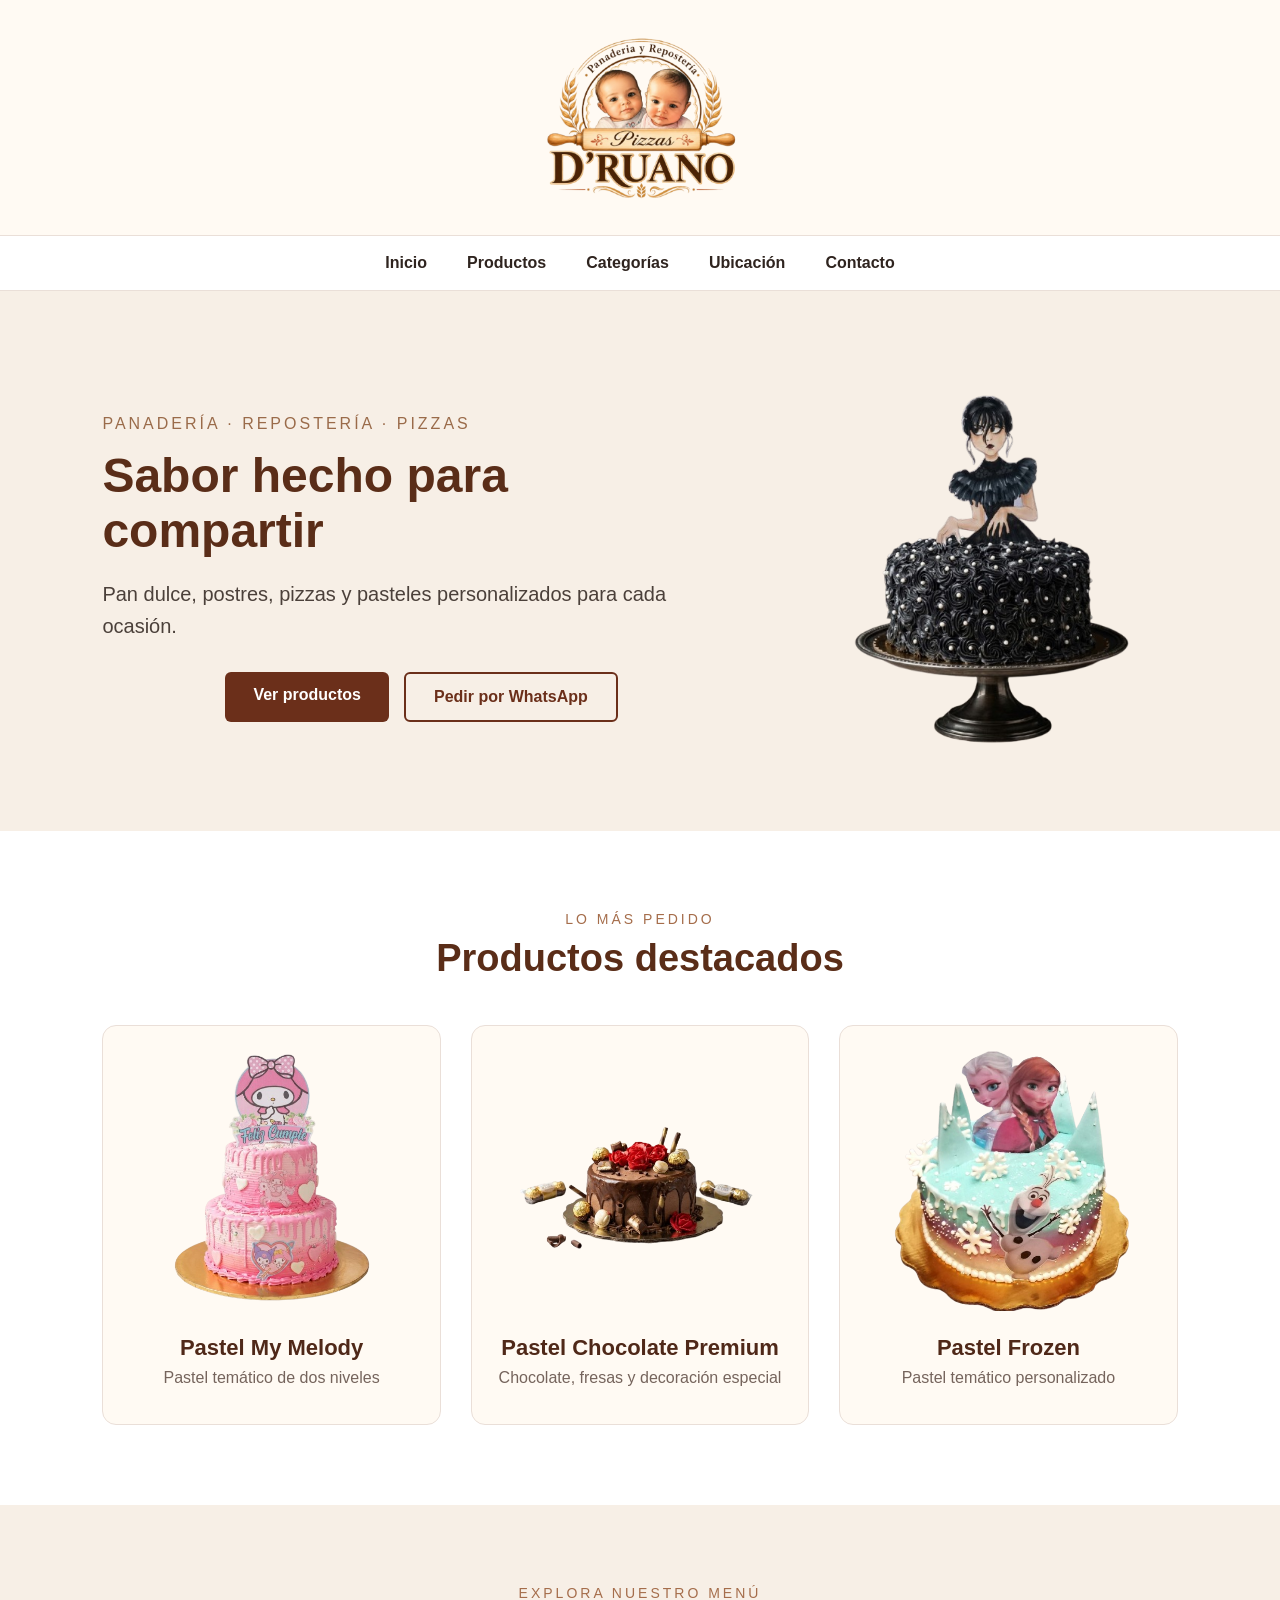
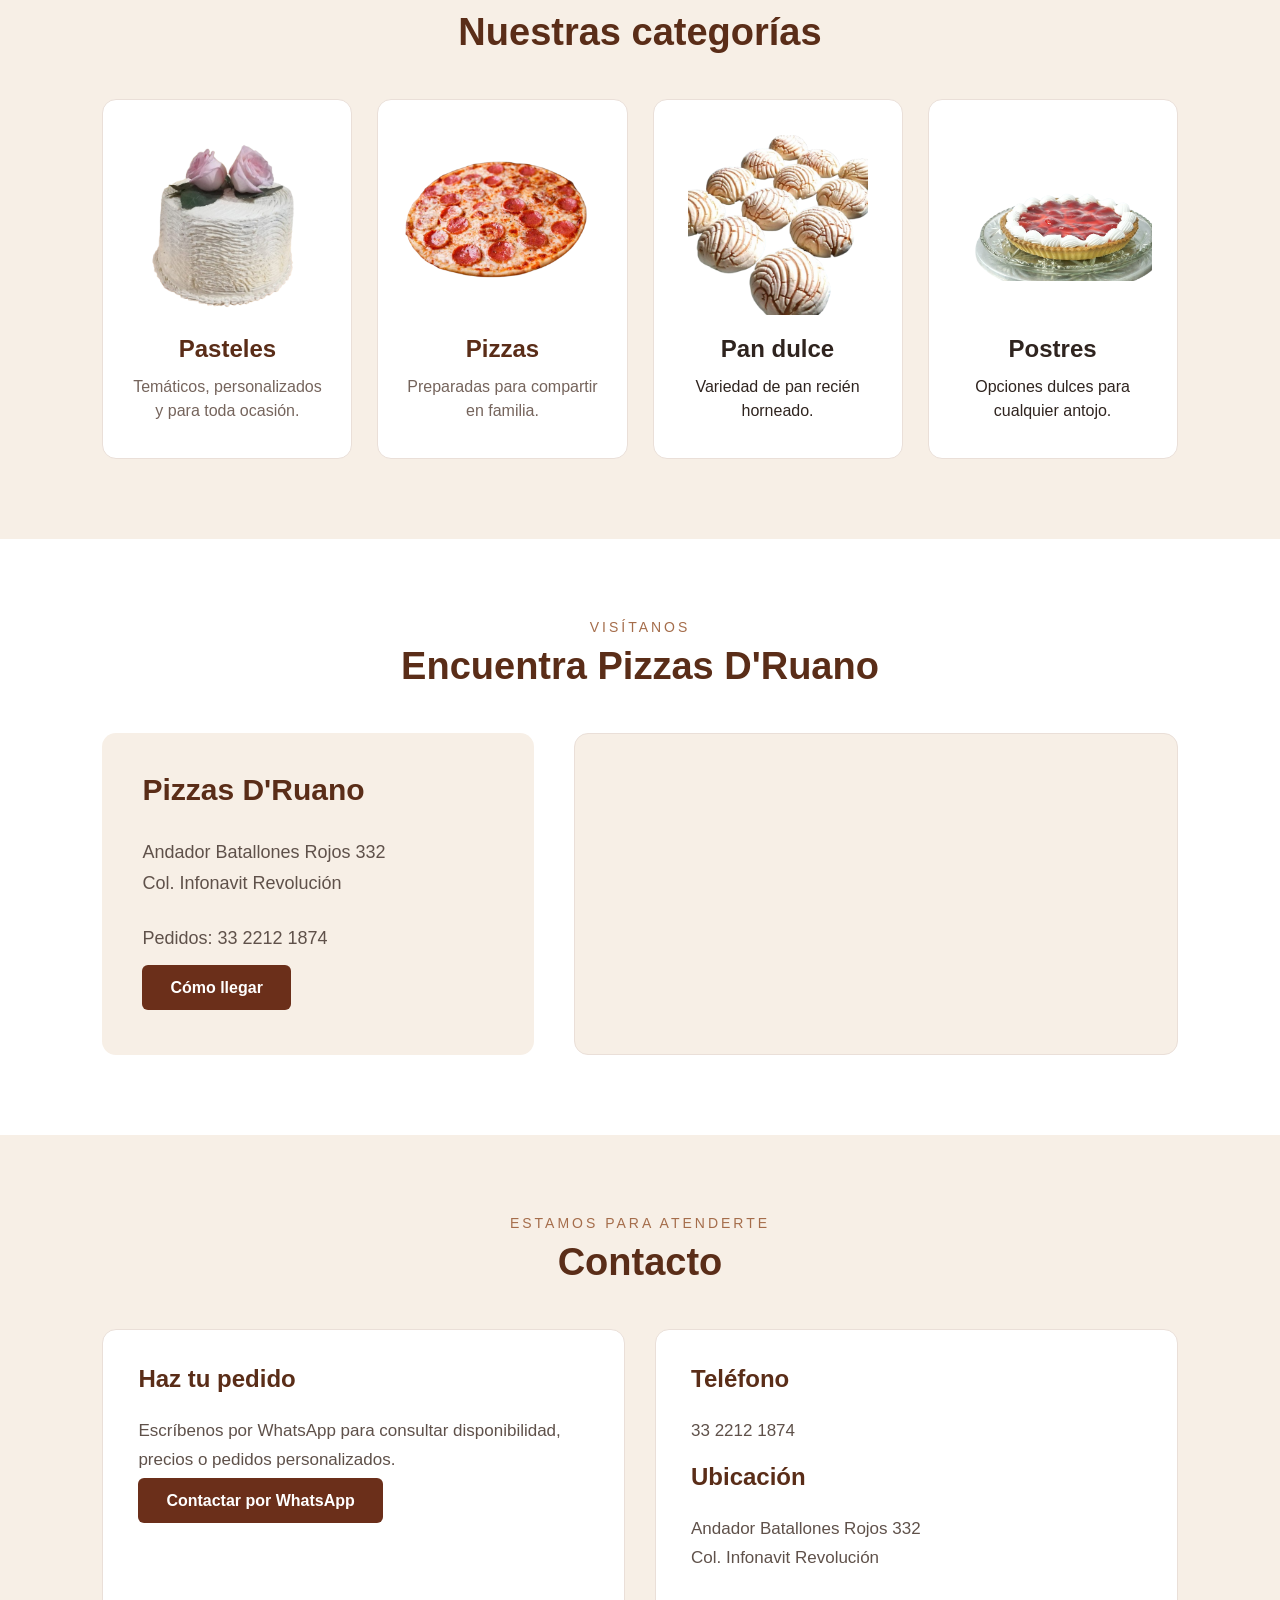
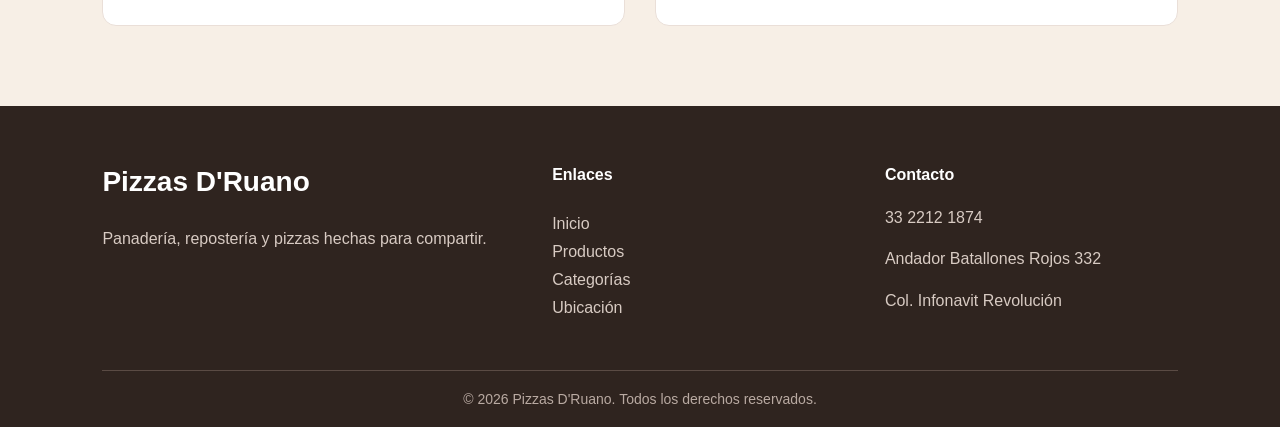
<file: index.html>
<!DOCTYPE html>
<html lang="es">
<head>
    <meta charset="UTF-8">
    <meta name="viewport" content="width=device-width, initial-scale=1.0">
    <title>Pizzas D'Ruano</title>
    <link rel="stylesheet" href="style.css">
    <link rel="icon" type="image/png" href="images/logo-druano.png">
</head>

<body>

<header>
    <div class="main-header">
        <div class="logo-text">
            <img src="images/logo-druano.png" alt="Logo Pizzas D'Ruano">
        </div>
    </div>
</header>


<nav class="menu">

    <button class="menu-toggle" id="menu-toggle">
        ☰
    </button>

    <div class="menu-links" id="menu-links">
        <a href="#inicio">Inicio</a>
        <a href="#productos">Productos</a>
        <a href="#categorias">Categorías</a>
        <a href="#ubicacion">Ubicación</a>
        <a href="#contacto">Contacto</a>
    </div>

</nav>


<section class="hero" id="inicio">
    <div class="hero-content">
        <p class="hero-small">
            Panadería · Repostería · Pizzas
        </p>

        <h2>
            Sabor hecho para compartir
        </h2>

        <p class="hero-text">
            Pan dulce, postres, pizzas y pasteles personalizados para cada ocasión.
        </p>

        <div class="hero-buttons">
            <a href="#productos" class="btn-primary">Ver productos</a>
            <a href="https://wa.me/523322121874?text=Hola%20Pizzas%20D%27Ruano,%20quiero%20hacer%20un%20pedido."
            class="btn-secondary"
            target="_blank">
             Pedir por WhatsApp
            </a>

        </div>
    </div>

    <div class="hero-image">
        <img src="images/pastel-wednesday.png" alt="Pastel personalizado D'Ruano">

    </div>

</section>
    
<section class="featured-products" id="productos">

    <div class="section-heading">
        <p>Lo más pedido</p>
        <h2>Productos destacados</h2>
    </div>

<div class="product-grid">

    <div class="product-card">
        <img src="images/pastel1.png" alt="Pastel My Melody">
        <h3>Pastel My Melody</h3>
        <p>Pastel temático de dos niveles</p>
    </div>

    <div class="product-card">
        <img src="images/pastel2.png" alt="Pastel Chocolate Premium">
        <h3>Pastel Chocolate Premium</h3>
        <p>Chocolate, fresas y decoración especial</p>
    </div>

    <div class="product-card">
        <img src="images/pastel3.png" alt="Pastel Frozen">
        <h3>Pastel Frozen</h3>
        <p>Pastel temático personalizado</p>
    </div>

</div>

</section>

<section class="categories" id="categorias">

    <div class="section-heading">
        <p>Explora nuestro menú</p>
        <h2>Nuestras categorías</h2>
    </div>

<div class="category-grid">

    <div class="category-card">
        <img src="images/categoria-pasteles.png" alt="Pasteles D'Ruano">
        <h3>Pasteles</h3>
        <p>Temáticos, personalizados y para toda ocasión.</p>
    </div>

    <div class="category-card">
        <img src="images/categoria-pizzas.png" alt="Pizzas D'Ruano">
        <h3>Pizzas</h3>
        <p>Preparadas para compartir en familia.</p>
    </div>

<a href="pan-dulce.html" class="category-link">
    <div class="category-card">
        <img src="images/categoria-pan.png" alt="Pan dulce D'Ruano">
        <h3>Pan dulce</h3>
        <p>Variedad de pan recién horneado.</p>
    </div>
</a>

<a href="postres.html" class="category-link">
    <div class="category-card">
        <img src="images/categoria-postres.png" alt="Postres D'Ruano">
        <h3>Postres</h3>
        <p>Opciones dulces para cualquier antojo.</p>
    </div>
</a>

</div>

</section>

<section class="location" id="ubicacion">

    <div class="section-heading">
        <p>Visítanos</p>
        <h2>Encuentra Pizzas D'Ruano</h2>
    </div>

    <div class="location-content">

        <div class="location-info">
            <h3>Pizzas D'Ruano</h3>

            <p>
                Andador Batallones Rojos 332<br>
                Col. Infonavit Revolución
            </p>

            <p>
                Pedidos: 33 2212 1874
            </p>

            <a href="https://www.google.com/maps/search/?api=1&query=Andador+Batallones+Rojos+332,+Infonavit+Revolución,+Guadalajara,+Jalisco"
               class="btn-primary"
               target="_blank">
                Cómo llegar
            </a>
        </div>

        <div class="map-box">
            <iframe
            src="https://www.google.com/maps?q=Andador+Batallones+Rojos+332,+Infonavit+Revolución,+Guadalajara,+Jalisco&output=embed"
            width="100%"
            height="100%"
            style="border:0;"
            allowfullscreen=""
            loading="lazy"
            referrerpolicy="no-referrer-when-downgrade">
        </iframe>
    </div>

</div>

</section>

<section class="contact" id="contacto">

    <div class="section-heading">
        <p>Estamos para atenderte</p>
        <h2>Contacto</h2>
    </div>

    <div class="contact-content">

        <div class="contact-card">
            <h3>Haz tu pedido</h3>

            <p>
                Escríbenos por WhatsApp para consultar disponibilidad,
                precios o pedidos personalizados.
            </p>

            <a href="https://wa.me/523322121874?text=Hola%20Pizzas%20D%27Ruano,%20quiero%20hacer%20un%20pedido."
               class="btn-primary"
               target="_blank">
                Contactar por WhatsApp
            </a>
        </div>

        <div class="contact-card">
            <h3>Teléfono</h3>
            <p>33 2212 1874</p>

            <h3>Ubicación</h3>
            <p>
                Andador Batallones Rojos 332<br>
                Col. Infonavit Revolución
            </p>
        </div>

    </div>

</section>

<footer class="footer">

    <div class="footer-content">

        <div class="footer-brand">
            <h3>Pizzas D'Ruano</h3>
            <p>Panadería, repostería y pizzas hechas para compartir.</p>
        </div>

        <div class="footer-links">
            <h4>Enlaces</h4>
            <a href="#inicio">Inicio</a>
            <a href="#productos">Productos</a>
            <a href="#categorias">Categorías</a>
            <a href="#ubicacion">Ubicación</a>
        </div>

        <div class="footer-contact">
            <h4>Contacto</h4>
            <p>33 2212 1874</p>
            <p>Andador Batallones Rojos 332</p>
            <p>Col. Infonavit Revolución</p>
        </div>

    </div>

    <div class="footer-bottom">
        <p>© 2026 Pizzas D'Ruano. Todos los derechos reservados.</p>
    </div>

</footer>

<script src="script.js"></script>

</body>
</html>
</file>
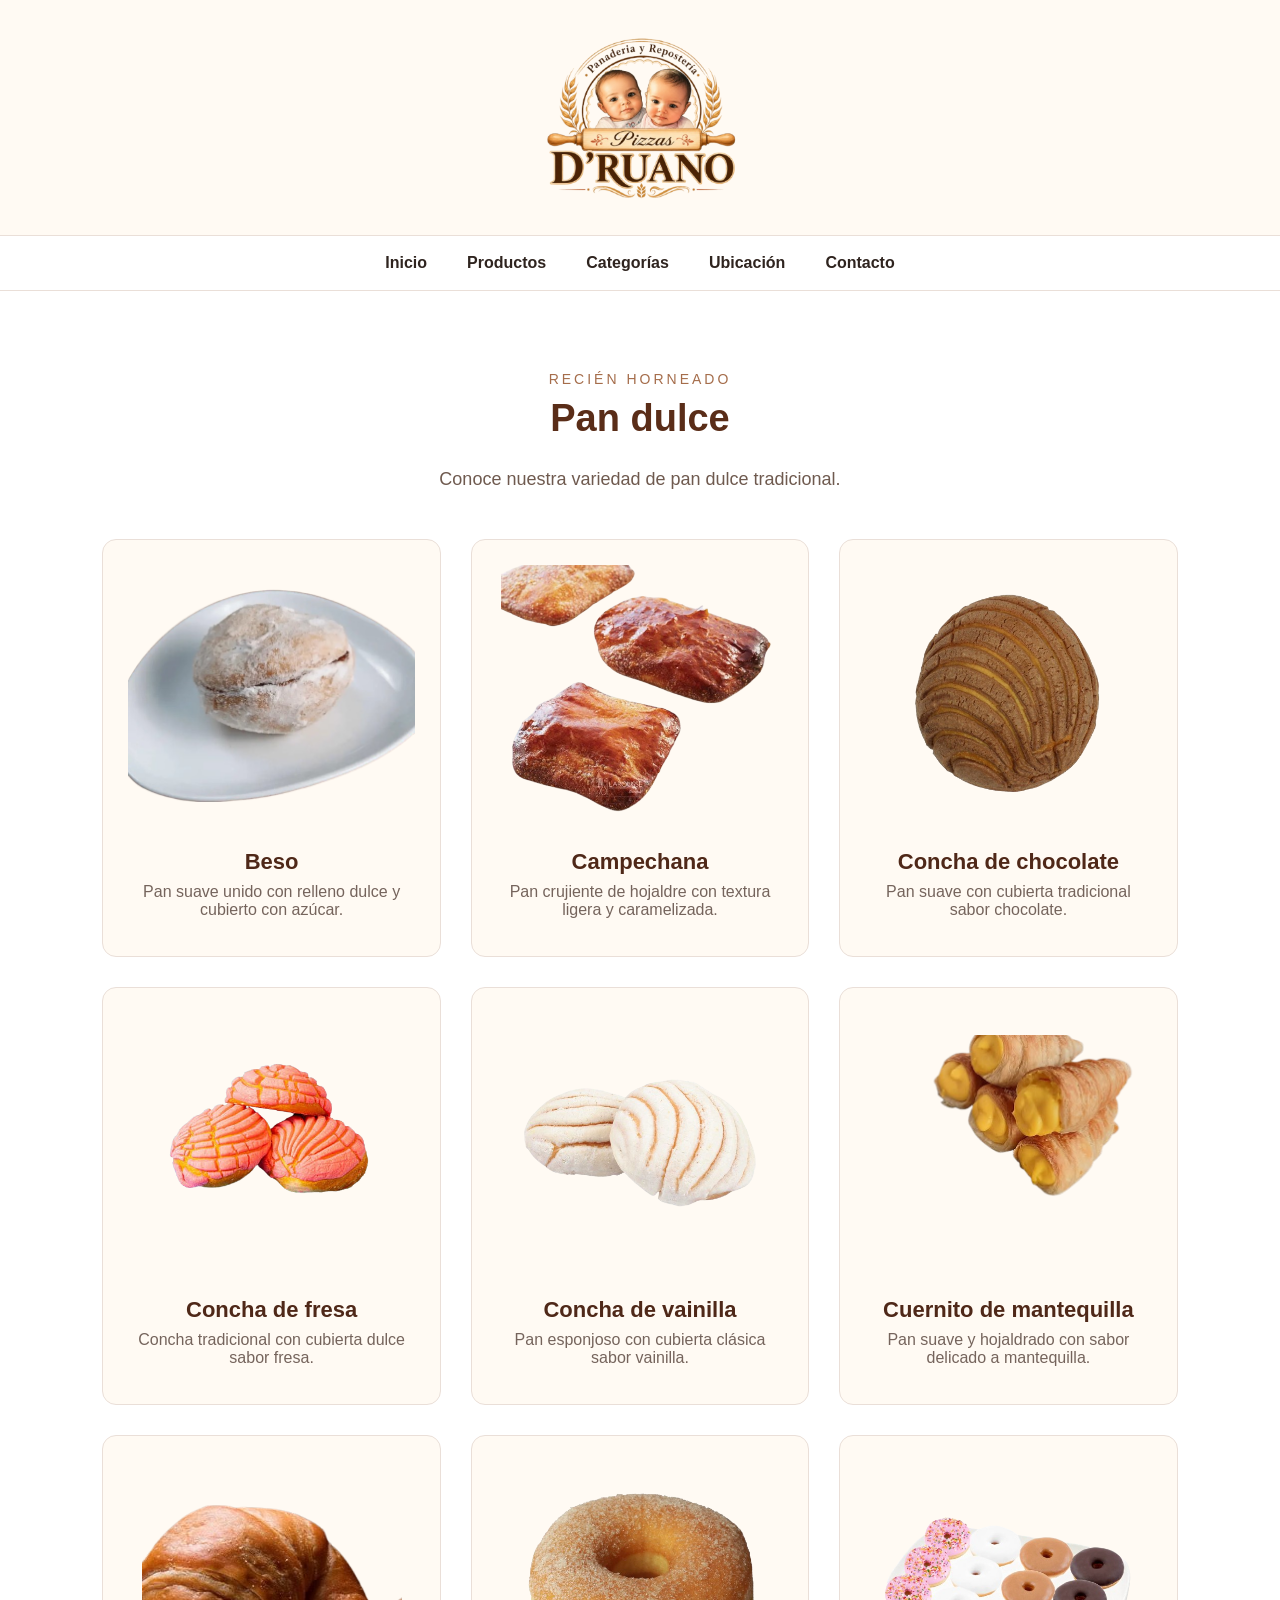
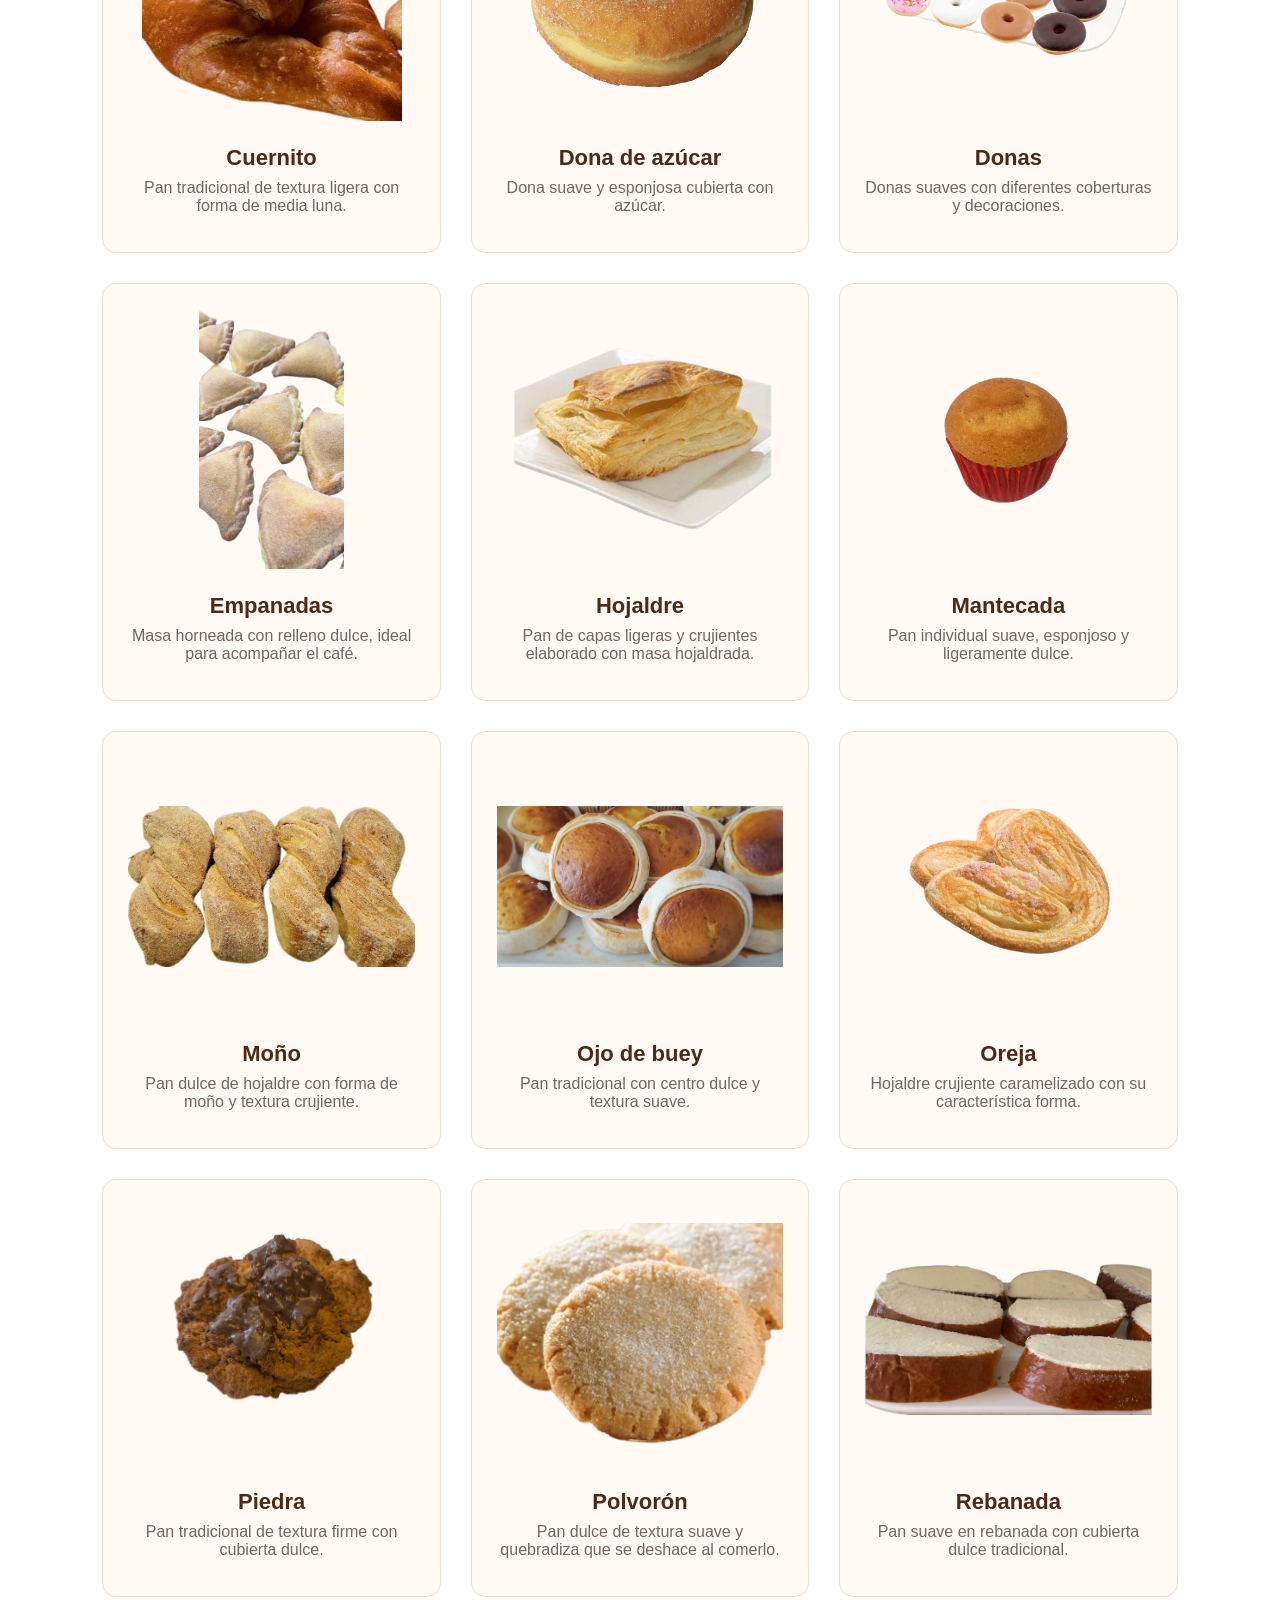
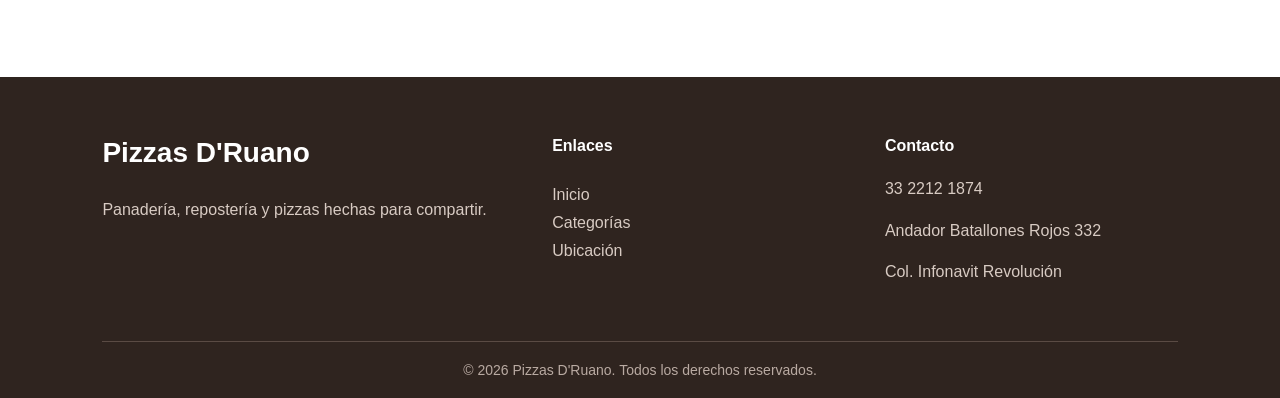
<file: pan-dulce.html>
<!DOCTYPE html>
<html lang="es">
<head>
    <meta charset="UTF-8">
    <meta name="viewport" content="width=device-width, initial-scale=1.0">
    <title>Pan dulce | Pizzas D'Ruano</title>
    <link rel="stylesheet" href="style.css">
    <link rel="icon" type="image/png" href="images/logo-druano.png">
</head>

<body>

<header>
    <div class="main-header">
        <div class="logo-text">
            <img src="images/logo-druano.png" alt="Logo Pizzas D'Ruano">
        </div>
    </div>
</header>

<nav class="menu">
    <button class="menu-toggle" id="menu-toggle">☰</button>

    <div class="menu-links" id="menu-links">
        <a href="index.html#inicio">Inicio</a>
        <a href="index.html#productos">Productos</a>
        <a href="index.html#categorias">Categorías</a>
        <a href="index.html#ubicacion">Ubicación</a>
        <a href="index.html#contacto">Contacto</a>
    </div>
</nav>

<section class="featured-products">

    <div class="section-heading">
        <p>Recién horneado</p>
        <h2>Pan dulce</h2>
    </div>

    <p class="catalog-intro">
        Conoce nuestra variedad de pan dulce tradicional.
    </p>

    <div class="product-grid">

        <div class="product-card">
            <img src="images/beso.png" alt="Beso">
            <h3>Beso</h3>
            <p>Pan suave unido con relleno dulce y cubierto con azúcar.</p>
        </div>

        <div class="product-card">
            <img src="images/campechana.png" alt="Campechana">
            <h3>Campechana</h3>
            <p>Pan crujiente de hojaldre con textura ligera y caramelizada.</p>
        </div>

        <div class="product-card">
            <img src="images/concha-chocolate.png" alt="Concha de chocolate">
            <h3>Concha de chocolate</h3>
            <p>Pan suave con cubierta tradicional sabor chocolate.</p>
        </div>

        <div class="product-card">
            <img src="images/concha-fresa.png" alt="Concha de fresa">
            <h3>Concha de fresa</h3>
            <p>Concha tradicional con cubierta dulce sabor fresa.</p>
        </div>

        <div class="product-card">
            <img src="images/concha-vainilla.png" alt="Concha de vainilla">
            <h3>Concha de vainilla</h3>
            <p>Pan esponjoso con cubierta clásica sabor vainilla.</p>
        </div>

        <div class="product-card">
            <img src="images/cuernito-mantequilla.png" alt="Cuernito de mantequilla">
            <h3>Cuernito de mantequilla</h3>
            <p>Pan suave y hojaldrado con sabor delicado a mantequilla.</p>
        </div>

        <div class="product-card">
            <img src="images/cuernito.png" alt="Cuernito">
            <h3>Cuernito</h3>
            <p>Pan tradicional de textura ligera con forma de media luna.</p>
        </div>

        <div class="product-card">
            <img src="images/dona-azucar.png" alt="Dona de azúcar">
            <h3>Dona de azúcar</h3>
            <p>Dona suave y esponjosa cubierta con azúcar.</p>
        </div>

        <div class="product-card">
            <img src="images/donas.png" alt="Donas">
            <h3>Donas</h3>
            <p>Donas suaves con diferentes coberturas y decoraciones.</p>
        </div>

        <div class="product-card">
            <img src="images/empanadas.png" alt="Empanadas">
            <h3>Empanadas</h3>
            <p>Masa horneada con relleno dulce, ideal para acompañar el café.</p>
        </div>

        <div class="product-card">
            <img src="images/hojaldre.png" alt="Hojaldre">
            <h3>Hojaldre</h3>
            <p>Pan de capas ligeras y crujientes elaborado con masa hojaldrada.</p>
        </div>

        <div class="product-card">
            <img src="images/mantecada.png" alt="Mantecada">
            <h3>Mantecada</h3>
            <p>Pan individual suave, esponjoso y ligeramente dulce.</p>
        </div>

        <div class="product-card">
            <img src="images/moño.png" alt="Moño">
            <h3>Moño</h3>
            <p>Pan dulce de hojaldre con forma de moño y textura crujiente.</p>
        </div>

        <div class="product-card">
            <img src="images/ojo-de-buey.jpg" alt="Ojo de buey">
            <h3>Ojo de buey</h3>
            <p>Pan tradicional con centro dulce y textura suave.</p>
        </div>

        <div class="product-card">
            <img src="images/oreja.png" alt="Oreja">
            <h3>Oreja</h3>
            <p>Hojaldre crujiente caramelizado con su característica forma.</p>
        </div>

        <div class="product-card">
            <img src="images/piedra.png" alt="Piedra">
            <h3>Piedra</h3>
            <p>Pan tradicional de textura firme con cubierta dulce.</p>
        </div>

        <div class="product-card">
            <img src="images/polvoron.png" alt="Polvorón">
            <h3>Polvorón</h3>
            <p>Pan dulce de textura suave y quebradiza que se deshace al comerlo.</p>
        </div>

        <div class="product-card">
            <img src="images/rebanada.png" alt="Rebanada">
            <h3>Rebanada</h3>
            <p>Pan suave en rebanada con cubierta dulce tradicional.</p>
        </div>

    </div>

</section>

<footer class="footer">

    <div class="footer-content">

        <div class="footer-brand">
            <h3>Pizzas D'Ruano</h3>
            <p>Panadería, repostería y pizzas hechas para compartir.</p>
        </div>

        <div class="footer-links">
            <h4>Enlaces</h4>
            <a href="index.html">Inicio</a>
            <a href="index.html#categorias">Categorías</a>
            <a href="index.html#ubicacion">Ubicación</a>
        </div>

        <div class="footer-contact">
            <h4>Contacto</h4>
            <p>33 2212 1874</p>
            <p>Andador Batallones Rojos 332</p>
            <p>Col. Infonavit Revolución</p>
        </div>

    </div>

    <div class="footer-bottom">
        <p>© 2026 Pizzas D'Ruano. Todos los derechos reservados.</p>
    </div>

</footer>

<script src="script.js"></script>

</body>
</html>
</file>
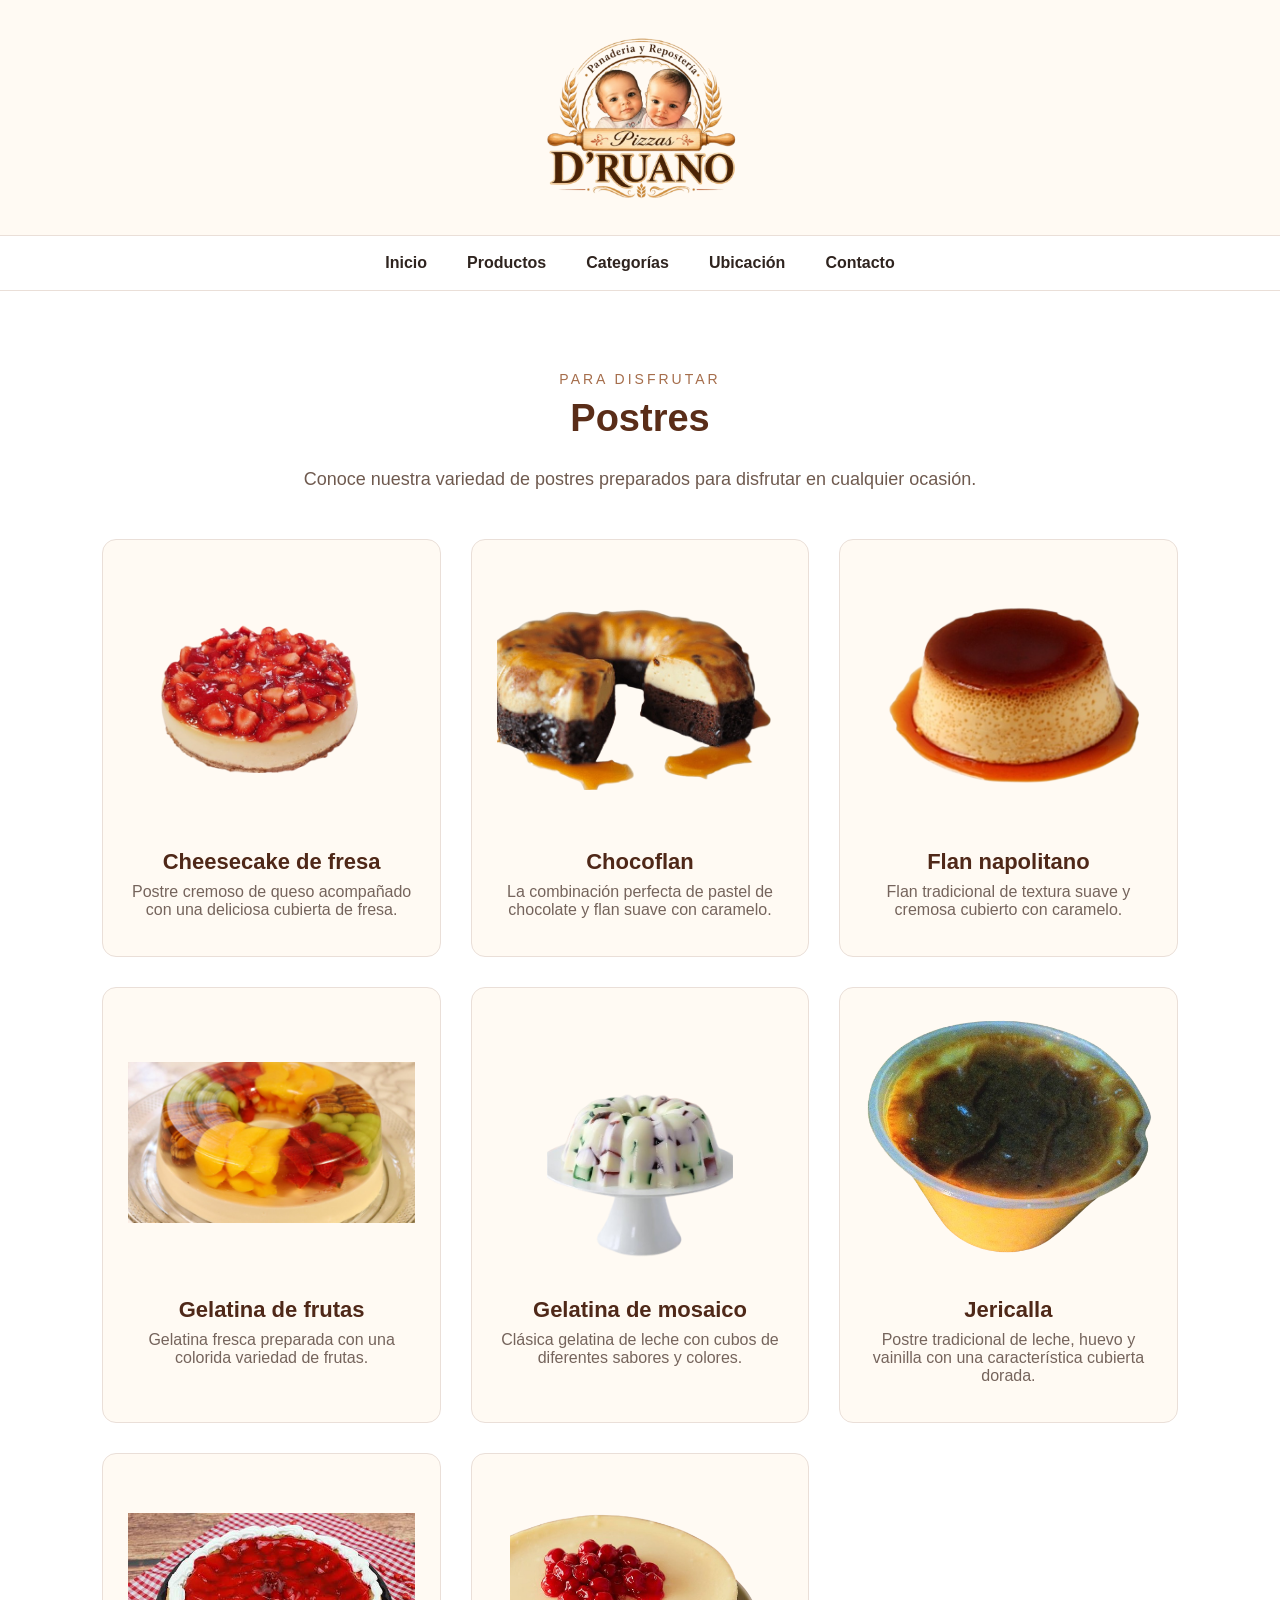
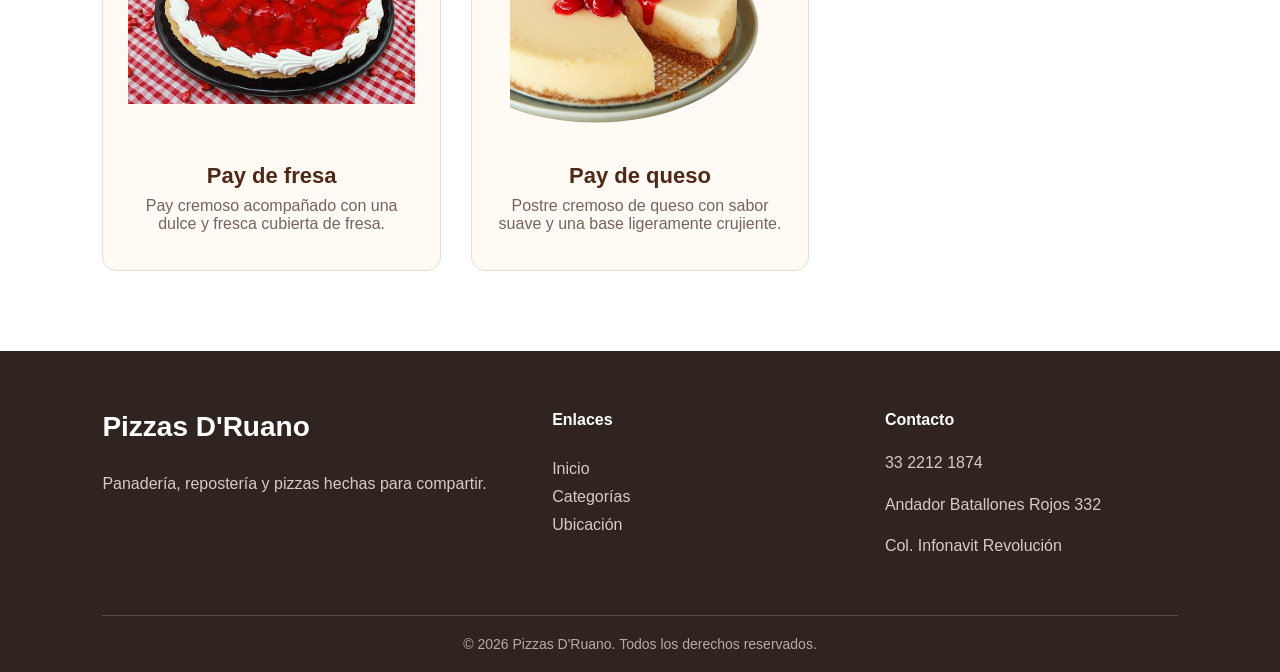
<file: postres.html>
<!DOCTYPE html>
<html lang="es">

<head>
    <meta charset="UTF-8">
    <meta name="viewport" content="width=device-width, initial-scale=1.0">

    <title>Postres | Pizzas D'Ruano</title>

    <link rel="stylesheet" href="style.css">
    <link rel="icon" type="image/png" href="images/logo-druano.png">
</head>

<body>

<header>
    <div class="main-header">
        <div class="logo-text">
            <img src="images/logo-druano.png" alt="Logo Pizzas D'Ruano">
        </div>
    </div>
</header>

<nav class="menu">

    <button class="menu-toggle" id="menu-toggle">
        ☰
    </button>

    <div class="menu-links" id="menu-links">
        <a href="index.html#inicio">Inicio</a>
        <a href="index.html#productos">Productos</a>
        <a href="index.html#categorias">Categorías</a>
        <a href="index.html#ubicacion">Ubicación</a>
        <a href="index.html#contacto">Contacto</a>
    </div>

</nav>

<section class="featured-products">

    <div class="section-heading">
        <p>PARA DISFRUTAR</p>
        <h2>Postres</h2>
    </div>

    <p class="catalog-intro">
        Conoce nuestra variedad de postres preparados para disfrutar en cualquier ocasión.
    </p>

    <div class="product-grid">

        <div class="product-card">
            <img src="images/cheesecake-fresa.png" alt="Cheesecake de fresa">
            <h3>Cheesecake de fresa</h3>
            <p>Postre cremoso de queso acompañado con una deliciosa cubierta de fresa.</p>
        </div>

        <div class="product-card">
            <img src="images/chocoflan.png" alt="Chocoflan">
            <h3>Chocoflan</h3>
            <p>La combinación perfecta de pastel de chocolate y flan suave con caramelo.</p>
        </div>

        <div class="product-card">
            <img src="images/flan-napolitano.png" alt="Flan napolitano">
            <h3>Flan napolitano</h3>
            <p>Flan tradicional de textura suave y cremosa cubierto con caramelo.</p>
        </div>

        <div class="product-card">
            <img src="images/gelatina-frutas.jpg" alt="Gelatina de frutas">
            <h3>Gelatina de frutas</h3>
            <p>Gelatina fresca preparada con una colorida variedad de frutas.</p>
        </div>

        <div class="product-card">
            <img src="images/gelatina-mosaico.png" alt="Gelatina de mosaico">
            <h3>Gelatina de mosaico</h3>
            <p>Clásica gelatina de leche con cubos de diferentes sabores y colores.</p>
        </div>

        <div class="product-card">
            <img src="images/jericalla.png" alt="Jericalla">
            <h3>Jericalla</h3>
            <p>Postre tradicional de leche, huevo y vainilla con una característica cubierta dorada.</p>
        </div>

        <div class="product-card">
            <img src="images/pay-fresa.jpg" alt="Pay de fresa">
            <h3>Pay de fresa</h3>
            <p>Pay cremoso acompañado con una dulce y fresca cubierta de fresa.</p>
        </div>

        <div class="product-card">
            <img src="images/pay-queso.png" alt="Pay de queso">
            <h3>Pay de queso</h3>
            <p>Postre cremoso de queso con sabor suave y una base ligeramente crujiente.</p>
        </div>

    </div>

</section>

<footer class="footer">

    <div class="footer-content">

        <div class="footer-brand">
            <h3>Pizzas D'Ruano</h3>
            <p>Panadería, repostería y pizzas hechas para compartir.</p>
        </div>

        <div class="footer-links">
            <h4>Enlaces</h4>
            <a href="index.html">Inicio</a>
            <a href="index.html#categorias">Categorías</a>
            <a href="index.html#ubicacion">Ubicación</a>
        </div>

        <div class="footer-contact">
            <h4>Contacto</h4>
            <p>33 2212 1874</p>
            <p>Andador Batallones Rojos 332</p>
            <p>Col. Infonavit Revolución</p>
        </div>

    </div>

    <div class="footer-bottom">
        <p>© 2026 Pizzas D'Ruano. Todos los derechos reservados.</p>
    </div>

</footer>

<script src="script.js"></script>

</body>
</html>
</file>
<file: style.css>
body {
    margin: 0;
    font-family: Arial, sans-serif;
    background-color: #fffaf3;
    color: #2f241f;
}

.top-bar {
    background-color: #6b2f1a;
    color: white;
    padding: 12px 40px;

    display: flex;
    justify-content: space-between;
    align-items: center;

    font-size: 16px;
}

.main-header {
    background-color: #fffaf3;
    text-align: center;
    padding: 35px 20px;
}

.logo-text h1 {
    margin: 0;
    font-size: 52px;
    color: #6b2f1a;
    letter-spacing: 3px;
}

.logo-text p {
    margin-top: 8px;
    font-size: 18px;
    color: #8a5a44;
}

.menu {
    background-color: #ffffff;
    display: flex;
    justify-content: center;
    gap: 40px;
    padding: 18px 20px;
    border-top: 1px solid #eadfd8;
    border-bottom: 1px solid #eadfd8;
}

.menu a {
    text-decoration: none;
    color: #2f241f;
    font-size: 16px;
    font-weight: bold;
}

.menu a:hover {
    color: #6b2f1a;
} 

.logo-text img {
    width: 220px;
    height: auto;
    display: block;
    margin: 0 auto;
}

.hero {
    min-height: 420px;
    display: flex;
    align-items: center;
    justify-content: center;
    text-align: center;
    padding: 60px 20px;
    background-color: #f7efe6;
}

.hero-content {
    max-width: 800px;
}

.hero-small {
    font-size: 16px;
    text-transform: uppercase;
    letter-spacing: 3px;
    color: #9a6b4a;
    margin-bottom: 15px;
}

.hero h2 {
    font-size: 48px;
    margin: 0 0 20px;
    color: #5a2d18;
}

.hero-text {
    font-size: 20px;
    line-height: 1.6;
    margin-bottom: 30px;
    color: #4b403a;
}

.hero-buttons {
    display: flex;
    justify-content: center;
    gap: 15px;
    flex-wrap: wrap;
}

.btn-primary,
.btn-secondary {
    text-decoration: none;
    padding: 14px 28px;
    border-radius: 6px;
    font-weight: bold;
}

.btn-primary {
    background-color: #6b2f1a;
    color: white;
}

.btn-secondary {
    border: 2px solid #6b2f1a;
    color: #6b2f1a;
    background-color: transparent;
}

.hero {
    min-height: 420px;
    display: flex;
    align-items: center;
    justify-content: center;
    gap: 60px;
    padding: 60px 8%;
    background-color: #f7efe6;
}

.hero-content {
    max-width: 650px;
    text-align: left;
}

.hero-image img {
    width: 380px;
    max-width: 100%;
    height: auto;
    display: block;
}

.featured-products {
    padding: 80px 8%;
    background-color: #ffffff;
}

.section-heading {
    text-align: center;
    margin-bottom: 45px;
}

.section-heading p {
    margin: 0 0 10px;
    text-transform: uppercase;
    letter-spacing: 3px;
    font-size: 14px;
    color: #a56d4b;
}

.section-heading h2 {
    margin: 0;
    font-size: 38px;
    color: #5a2d18;
}

.product-grid {
    display: grid;
    grid-template-columns: repeat(3, 1fr);
    gap: 30px;
    max-width: 1200px;
    margin: 0 auto;
}

.product-card {
    background-color: #fffaf3;
    border: 1px solid #eadfd8;
    border-radius: 14px;
    padding: 25px;
    text-align: center;
}

.product-card img {
    width: 100%;
    height: 260px;
    object-fit: contain;
}

.product-card h3 {
    margin: 20px 0 8px;
    font-size: 22px;
    color: #4f2818;
}

.product-card p {
    margin: 0 0 12px;
    color: #75645c;
    font-size: 16px;
}

.product-card span {
    display: block;
    font-size: 20px;
    font-weight: bold;
    color: #6b2f1a;
}

.categories {
    padding: 80px 8%;
    background-color: #f7efe6;
}

.category-grid {
    display: grid;
    grid-template-columns: repeat(4, 1fr);
    gap: 25px;
    max-width: 1200px;
    margin: 0 auto;
}

.category-card {
    background-color: #ffffff;
    border: 1px solid #eadfd8;
    border-radius: 14px;
    padding: 35px 25px;
    text-align: center;
    transition: transform 0.3s ease, box-shadow 0.3s ease;
}

.category-card:hover {
    transform: translateY(-6px);
    box-shadow: 0 12px 30px rgba(90, 45, 24, 0.12);
}

.category-card h3 {
    margin: 0 0 12px;
    font-size: 24px;
    color: #5a2d18;
}

.category-card p {
    margin: 0;
    font-size: 16px;
    line-height: 1.5;
    color: #75645c;
}

.category-card img {
    width: 100%;
    height: 180px;
    object-fit: contain;
    display: block;
    margin-bottom: 20px;
}

.category-card {
    cursor: pointer;
}

.category-card img {
    transition: transform 0.3s ease;
}

.category-card:hover img {
    transform: scale(1.06);
}

.location {
    padding: 80px 8%;
    background-color: #ffffff;
}

.location-content {
    max-width: 1200px;
    margin: 0 auto;
    display: grid;
    grid-template-columns: 1fr 1.4fr;
    gap: 40px;
    align-items: stretch;
}

.location-info {
    background-color: #f7efe6;
    border-radius: 14px;
    padding: 40px;
}

.location-info h3 {
    margin-top: 0;
    font-size: 30px;
    color: #5a2d18;
}

.location-info p {
    font-size: 18px;
    line-height: 1.7;
    color: #5f514a;
    margin-bottom: 25px;
}

.map-box {
    min-height: 320px;
    border-radius: 14px;
    background-color: #f7efe6;
    border: 1px solid #eadfd8;
    display: flex;
    align-items: center;
    justify-content: center;
    color: #75645c;
    font-size: 18px;
}

.contact {
    padding: 80px 8%;
    background-color: #f7efe6;
}

.contact-content {
    max-width: 1100px;
    margin: 0 auto;
    display: grid;
    grid-template-columns: repeat(2, 1fr);
    gap: 30px;
}

.contact-card {
    background-color: #ffffff;
    border: 1px solid #eadfd8;
    border-radius: 14px;
    padding: 35px;
}

.contact-card h3 {
    margin-top: 0;
    color: #5a2d18;
    font-size: 24px;
}

.contact-card p {
    color: #5f514a;
    font-size: 17px;
    line-height: 1.7;
}

.footer {
    background-color: #2f241f;
    color: #ffffff;
    padding: 60px 8% 20px;
}

.footer-content {
    max-width: 1200px;
    margin: 0 auto;
    display: grid;
    grid-template-columns: 1.4fr 1fr 1fr;
    gap: 40px;
}

.footer h3,
.footer h4 {
    margin-top: 0;
}

.footer-brand h3 {
    font-size: 28px;
    color: #ffffff;
}

.footer-brand p,
.footer-contact p {
    color: #d8cbc3;
    line-height: 1.6;
}

.footer-links {
    display: flex;
    flex-direction: column;
    gap: 10px;
}

.footer-links a {
    color: #d8cbc3;
    text-decoration: none;
}

.footer-links a:hover {
    color: #ffffff;
}

.footer-bottom {
    max-width: 1200px;
    margin: 40px auto 0;
    padding-top: 20px;
    border-top: 1px solid #5a4b44;
    text-align: center;
}

.footer-bottom p {
    margin: 0;
    color: #b9aaa2;
    font-size: 14px;
}

.menu-toggle {
    display: none;
}

.menu-links {
    display: flex;
    justify-content: center;
    gap: 40px;
    width: 100%;
}

.menu-links a {
    text-decoration: none;
    color: #2f241f;
    font-size: 16px;
    font-weight: bold;
}

@media (max-width: 768px) {

    .menu {
        flex-wrap: wrap;
        gap: 15px;
        padding: 15px;
    }

    .hero {
        flex-direction: column;
        text-align: center;
        padding: 40px 20px;
    }

    .hero-content {
        text-align: center;
    }

    .hero h2 {
        font-size: 36px;
    }

    .hero-image img {
        width: 280px;
    }

    .product-grid {
        grid-template-columns: 1fr;
    }

    .category-grid {
        grid-template-columns: 1fr;
    }

    .location-content {
        grid-template-columns: 1fr;
    }

    .contact-content {
        grid-template-columns: 1fr;
    }

    .footer-content {
        grid-template-columns: 1fr;
        text-align: center;
    }
   
.menu {
    position: relative;
    display: block;
    padding: 12px 20px;
}

.menu-toggle {
    display: block;
    margin-left: auto;
    background: none;
    border: none;
    font-size: 30px;
    color: #5a2d18;
    cursor: pointer;
}

.menu-links {
    display: none;
    flex-direction: column;
    gap: 0;
    margin-top: 10px;
}

.menu-links a {
    padding: 12px;
    border-top: 1px solid #eadfd8;
}

.menu-links.active {
    display: flex;
}
    
}

.catalog-intro {
    max-width: 760px;
    margin: -20px auto 45px;
    text-align: center;
    color: #6f5a4f;
    font-size: 18px;
    line-height: 1.6;
}

.category-link {
    text-decoration: none;
    color: inherit;
    display: block;
}

.category-link:visited {
    color: inherit;
}

.category-link,
.category-link:link,
.category-link:visited,
.category-link:hover,
.category-link:active {
    text-decoration: none !important;
    color: inherit !important;
}

.category-link h3,
.category-link p {
    text-decoration: none !important;
    color: inherit !important;
}
</file>
